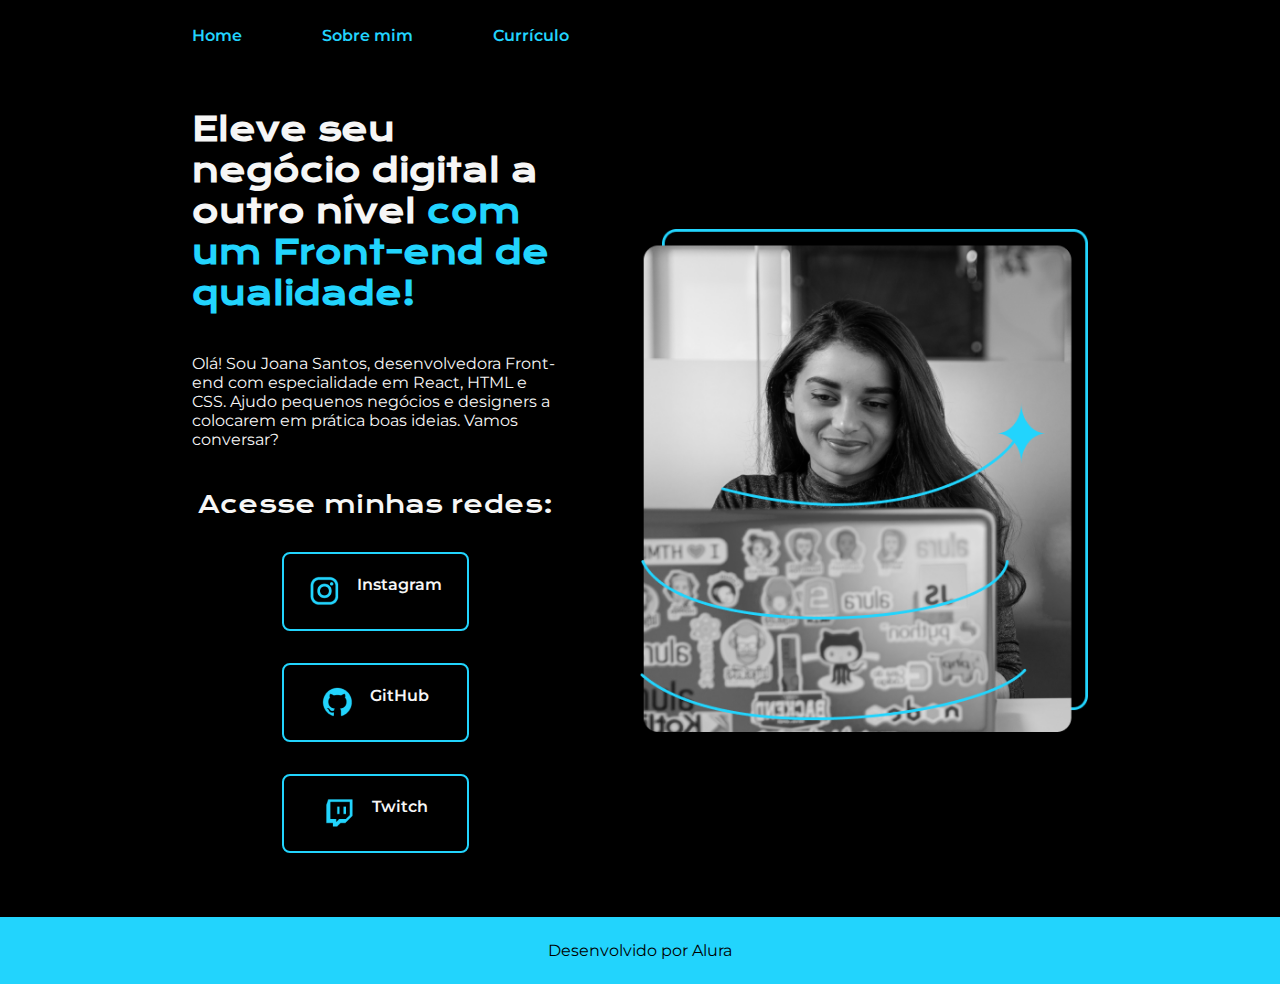
<file: index.html>
<!DOCTYPE html>
<html lang="pt-br">
<head>
    <meta charset="UTF-8">
    <!--codificação de caracteres-->
    <meta http-equiv="X-UA-Compatible" content="IE=edge"> 
    <!--compatibilidade com o internet explorer-->
    <meta name="viewport" content="width=device-width, initial-scale=1.0">
    <!--адаптивность-->
    <title>Portfolio</title>
    <link rel="stylesheet" href="./styles/style.css">
    <!--подключение стилей-->
</head>
<body>
    <header class="cabecalho">
        <nav class="cabecalho__menu">
            <a class="cabecalho__menu__link" href="index.html">Home</a>
            <a class="cabecalho__menu__link" href="about.html">Sobre mim</a>
            <a class="cabecalho__menu__link" href="curriculo.html">Currículo</a>
        </nav>
    </header>
    <main>
        <main class="apresentacao"> 
            <section class="apresentacao__conteudo">
        <h1 class="apresentacao__conteudo__titulo">Eleve seu negócio digital a outro nível <strong class="titulo-destaque">com um Front-end de qualidade!</strong></h1>
        <p class="apresentacao__conteudo__texto">Olá! Sou Joana Santos, desenvolvedora Front-end com especialidade em React, HTML e CSS. Ajudo pequenos negócios e designers a colocarem em prática boas ideias. Vamos conversar?</p>
        <div class="apresentacao__links">
            <h2 class="apresentacao__links__subtitulo">Acesse minhas redes:</h2>
            <a  class="apresentacao__links__navegacao" href="https://instagram.com">
                <img src="./assets/instagram.png" alt="Logo do Instagram">Instagram</a>
            <a class="apresentacao__links__navegacao" href="https://github.com">
                <img src="./assets/github.png" alt="Logo do GitHub">GitHub</a>
            <a class="apresentacao__links__navegacao" href="https://twitch.com"> 
                <img src="./assets/twitch.png" alt="Logo do Twitch">Twitch</a>
        </div>
            </section>
    <img class="apresentacao__imagem" src="./assets/imagem.png" alt="Foto da Joana Santos programando">     
    </main>
    <footer class="rodape">
        <p>Desenvolvido por Alura</p>
    </footer>   
</body>
</html>
</file>
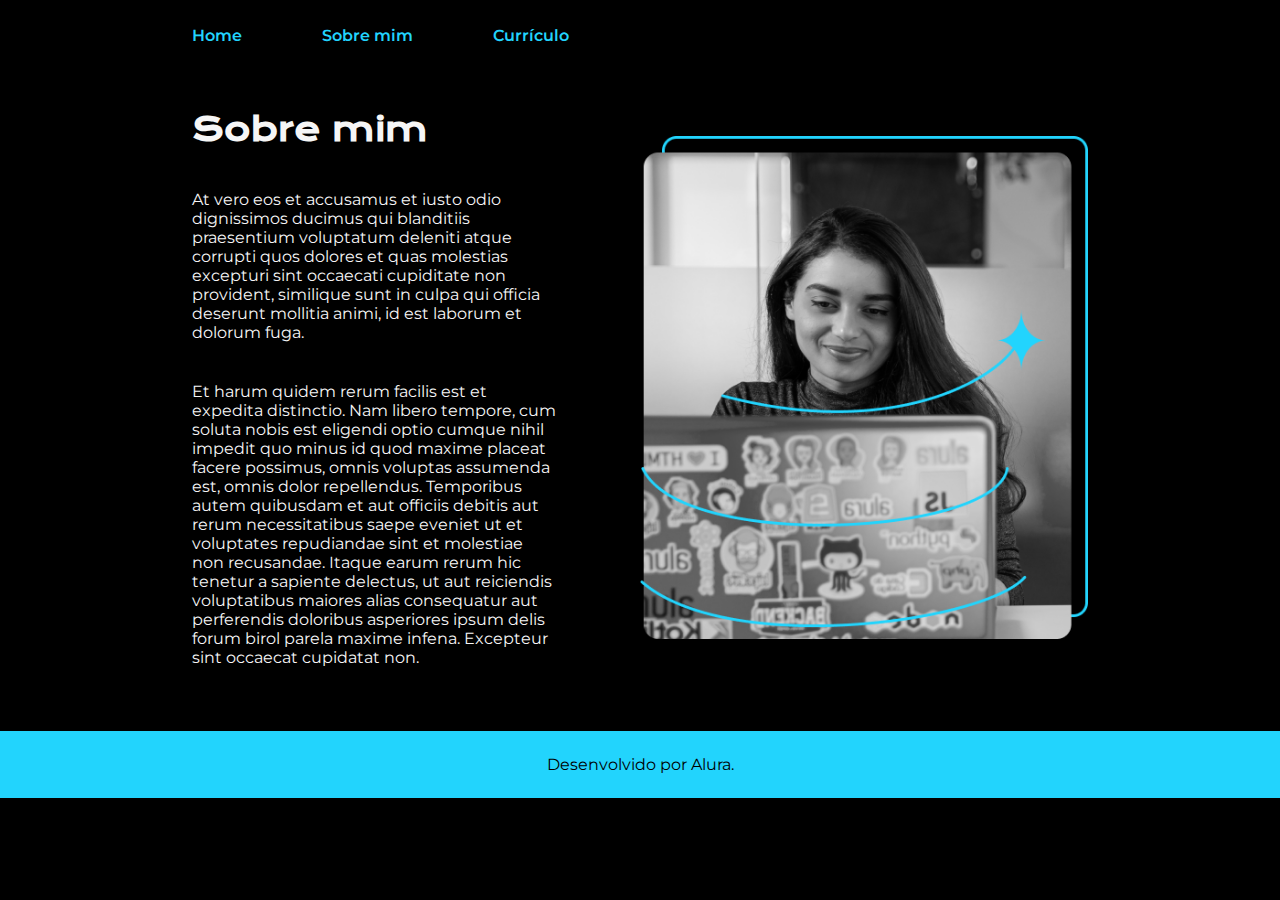
<file: about.html>
<!DOCTYPE html>
<html lang="pt-br">
<head>
    <meta charset="UTF-8">
    <!--codificação de caracteres-->
    <meta http-equiv="X-UA-Compatible" content="IE=edge"> 
    <!--compatibilidade com o internet explorer-->
    <meta name="viewport" content="width=device-width, initial-scale=1.0">
    <!--адаптивность-->
    <title>Sobre mim</title>
    <link rel="stylesheet" href="./styles/style.css">
</head>
<body>
    <header class="cabecalho">
        <nav class="cabecalho__menu">
            <a class="cabecalho__menu__link" href="index.html">Home</a>
            <a class="cabecalho__menu__link" href="about.html">Sobre mim</a>
            <a class="cabecalho__menu__link" href="curriculo.html">Currículo</a>
        </nav>
    </header>
    <main class="apresentacao">
        <section class="apresentacao__conteudo">
            <h1 class="apresentacao__conteudo__titulo">Sobre mim</h1>
            <p class="apresentacao__conteudo__texto">At vero eos et accusamus et iusto odio dignissimos ducimus qui blanditiis praesentium voluptatum deleniti atque corrupti quos dolores et quas molestias excepturi sint occaecati cupiditate non provident, similique sunt in culpa qui officia deserunt mollitia animi, id est laborum et dolorum fuga.</p>
            <p class="apresentacao__conteudo__texto">Et harum quidem rerum facilis est et expedita distinctio. Nam libero tempore, cum soluta nobis est eligendi optio cumque nihil impedit quo minus id quod maxime placeat facere possimus, omnis voluptas assumenda est, omnis dolor repellendus. Temporibus autem quibusdam et aut officiis debitis aut rerum necessitatibus saepe eveniet ut et voluptates repudiandae sint et molestiae non recusandae. Itaque earum rerum hic tenetur a sapiente delectus, ut aut reiciendis voluptatibus maiores alias consequatur aut perferendis doloribus asperiores ipsum delis forum birol parela maxime infena. Excepteur sint occaecat cupidatat non.</p>
        </section>
        <img class="apresentacao__imagem" src="./assets/imagem.png" alt="Foto da Joana Santos programando">
    </main>
    <footer class="rodape">
        <p>Desenvolvido por Alura.</p>
    </footer>
</body>
</html>
</file>
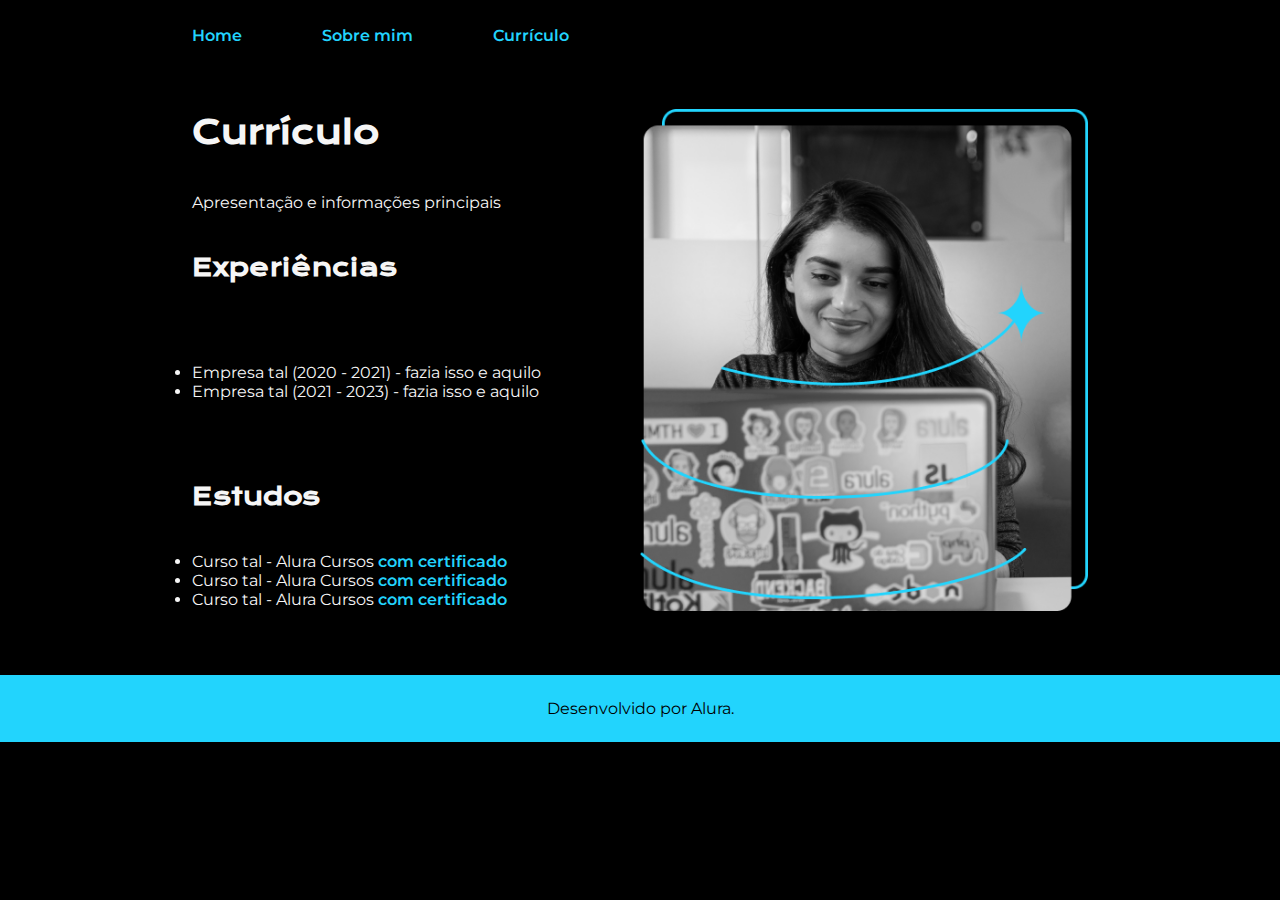
<file: curriculo.html>
<!DOCTYPE html>
<html lang="pt-br">
<head>
    <meta charset="UTF-8">
    <!--codificação de caracteres-->
    <meta http-equiv="X-UA-Compatible" content="IE=edge"> 
    <!--compatibilidade com o internet explorer-->
    <meta name="viewport" content="width=device-width, initial-scale=1.0">
    <!--адаптивность-->
    <title>Sobre mim</title>
    <link rel="stylesheet" href="./styles/style.css">
</head>
<body>
    <header class="cabecalho">
        <nav class="cabecalho__menu">
            <a class="cabecalho__menu__link" href="index.html">Home</a>
            <a class="cabecalho__menu__link" href="about.html">Sobre mim</a>
            <a class="cabecalho__menu__link" href="curriculo.html">Currículo</a>
        </nav>
    </header>
    <main>
        <main class="apresentacao">
            <section class="apresentacao__conteudo">
                <h1 class="apresentacao__conteudo__titulo">Currículo</h1>
                <p class="apresentacao__conteudo__texto">
                    Apresentação e informações principais
                </p>
                <h2 class="apresentacao__conteudo__titulo">Experiências</h2>
                <p class="apresentacao__conteudo__texto">
                <ul class="apresentacao__conteudo__texto">
                    <li> Empresa tal (2020 - 2021) - fazia isso e aquilo </li>
                    <li> Empresa tal (2021 - 2023) - fazia isso e aquilo </li>
                </ul>
                </p>
                <h2 class="apresentacao__conteudo__titulo">Estudos</h2>
                <div class="apresentacao__conteudo__texto">
                <ul class="apresentacao__conteudo__texto">
                    <li>Curso tal - Alura Cursos <a class="cabecalho__menu__link" href="linkdocertificado">com certificado</a> </li>
                    <li>Curso tal - Alura Cursos <a class="cabecalho__menu__link" href="linkdocertificado">com certificado</a></li>
                    <li>Curso tal - Alura Cursos <a class="cabecalho__menu__link" href="linkdocertificado">com certificado</a></li>
                </ul>
                </div>    
            </section>
            <img class="apresentacao__imagem" src="./assets/imagem.png" alt="Foto da Joana Santos programando">
        </main>   
    </main>
    <footer class="rodape">
        <p>Desenvolvido por Alura.</p>
    </footer>
</body>
</html>
</file>
<file: styles/style.css>
/* подключение шрифтов */
@import url('https://fonts.googleapis.com/css2?family=Krona+One&family=Montserrat:wght@400;600&display=swap');

:root {
    --cor-primaria: #000000;
    --cor-secundaria: #F6F6F6;
    --cor-terciaria: #22D4FD;
    /*--cor-hover: #272727;*/
    --cor-hover: #d3ce8f;

    --fonte-primaria: 'Krona One', sans-serif;
    --font-secundaria: 'Montserrat', sans-serif;
}
* {
    margin: 0;
    padding: 0;
}

body {/* характеристики body */
    /* height: 100vh; */
    box-sizing: border-box;
    background-color: var(--cor-primaria);
    color: var(--cor-secundaria);
}

.cabecalho {
    padding: 2% 0% 0% 15%;
}

.cabecalho__menu {
    display: flex;
    gap: 80px;
    /*justify-content: center;
    align-items: center;*/
}

.cabecalho__menu__link {
    font-family: var(--font-secundaria);
    font-size: 1,5rem;
    font-weight: 600;
    color: var(--cor-terciaria);
    text-decoration: none;
}

.cabecalho__menu__link:hover {
    /*color: #007bff;*/
    color: var(--cor-hover);
}


.apresentacao {/* характеристики main */
    padding:5% 15%;
    display: flex;/* or inline-flex */
    align-items: center;
    justify-content: space-between;
    gap: 82px; 
}

.apresentacao__conteudo{/* размер секции текстовый блок */
    width: 50%;
    display: flex;
    flex-direction: column;
    gap: 40px;/* расстояние между текстовыми элементами */
}

.apresentacao__conteudo__titulo{/* текст h1*/
    font-size: 2,25rem;
    font-family: var(--fonte-primaria);
}

.titulo-destaque {/* выделение внутри h1 */
    color: var(--cor-terciaria);
}

.apresentacao__conteudo__texto{/* текст p */
    font-size: 1,5rem;
    font-family: var(--font-secundaria);
}

.apresentacao__conteudo__texto a{
    text-decoration: none;
    /*color: #22D4FD;*/
    color: var(--cor-terciaria);
}

.apresentacao__links{/* блок кнопок расположение */
    display: flex;
    flex-direction: column;
    justify-content: space-between;
    align-items: center;/* расположение кнопок по центру */
    gap: 32px;/* расстояние между кнопками  */
}

.apresentacao__links__subtitulo{/* текст h2 */
    font-family:'Krona One', sans-serif;
    font-weight: 400;
    font: 1,5rem;
    font-family: var(--fonte-primaria);
}

.apresentacao__links__navegacao {/* кнопки и текст в них */
    /* background-color: #22D4FD; */
    display: flex;
    justify-content: center;
    gap: 16px;
    width: 50%;
    text-align: center;
    border: 2px solid var(--cor-terciaria);
    border-radius: 8px;
    font-size: 1,5rem;
    font-weight: 600;
    padding: 21.5px 0;
    text-decoration: none;
    color: var(--cor-secundaria);
    font-family: var(--font-secundaria)
}

.apresentacao__links__link:hover {
    background-color: var(--cor-hover);
    color:var(--cor-terciaria);
}

.apresentacao__imagem {
    width: 50%;
}

.rodape {/* характеристики footer */
    padding: 24px;
    color: var(--cor-primaria);
    background-color: var(--cor-terciaria);
    text-align: center;
    font-family: var(--font-secundaria);
    font-size: 1,5rem;
    font-weight: 400;
}

/*@media ((min-width: 480px) and (max-width: 1200px)) для мобильных устройств все будет в колонку*/
    @media (max-width: 1200px) {
        .cabecalho {
            padding: 10%;
        }
    
        .cabecalho__menu {
            justify-content: center;
        }
    
        .apresentacao {
            flex-direction: column-reverse;
            padding: 5%;
        }

        .apresentacao__conteudo {
            width: auto;
        } 
    }
</file>
